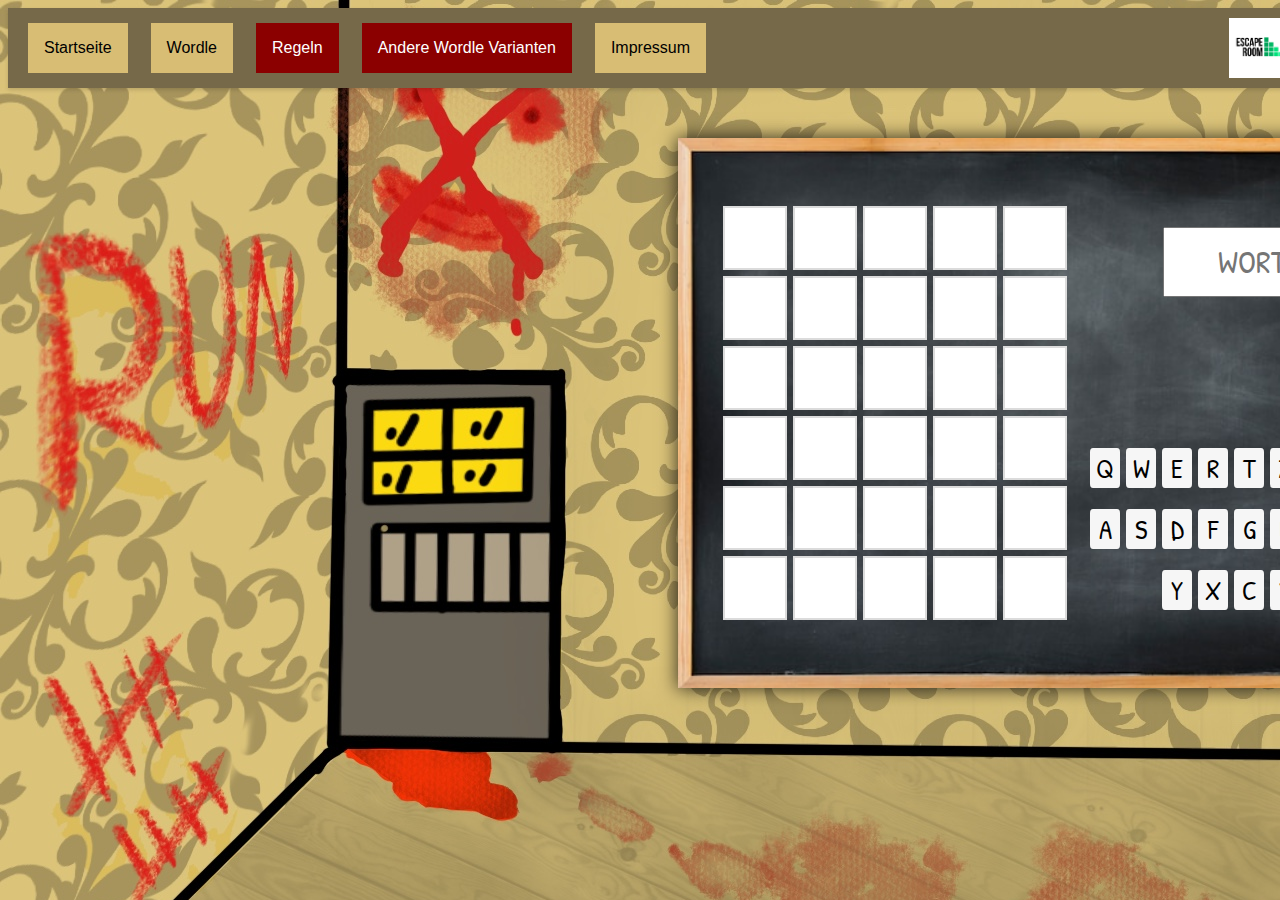
<file: index.html>
<!DOCTYPE html>
<html lang="en">

<head>
    <meta charset="UTF-8">
    <meta http-equiv="X-UA-Compatible" content="IE=edge">
    <meta name="viewport" content="width=device-width, initial-scale=1.0">
    <link rel="stylesheet" href="index.css">
    <link rel="preconnect" href="https://fonts.googleapis.com">
    <link rel="preconnect" href="https://fonts.gstatic.com" crossorigin>
    <link href="https://fonts.googleapis.com/css2?family=Patrick+Hand&display=swap" rel="stylesheet">
    <script src="woerter.js"></script>
    <script src="script.js"></script>
    <link rel="shortcut icon" href="favicon.ico" type="image/x-icon">
    <title>Exit Room</title>
</head>

<body>
    <!-- Navigationsleiste: -->
    <nav>
        <a href="grundgerüst.html"> <img src="escaperoom1.png"></a>
        <ul>
            <div class="hoverToClickN">
                <a href="Startseite.html">
                    <li><button class="hoverToClick">Startseite</button></li>
                </a>
            </div>
            <div class="hoverToClickN">
                <a href="index.html">
                    <li><button class="hoverToClick">Wordle</button></li>
                </a>
            </div>
            <div class="hoverToClickN">
                <a href="Anleitung.html">
                    <li><button class="hoverToClick active wichtig">Regeln</button></li>
                </a>
            </div>
            <div class="hoverToClickN">
                <a href="varianten.html">
                    <li href="varianten.html"><button class="hoverToClick active wichtig">Andere Wordle
                            Varianten</button></li>
                </a>
            </div>
            <div class="hoverToClickN">
                <a href="Impressum.html">
                    <li href="Impressum.html"><button class="hoverToClick">Impressum</button></li>
                </a>
            </div>
        </ul>
    </nav>

    <!-- eigener Inhalt: -->
    <div class="tafel">

        <!-- Links: -->
        <div class="wordle">
            <!-- bei der id steht die erste Zahl fuer die Zeile, die zweite fuer die Reihe -->
            <div id="w11"></div>
            <div id="w12"></div>
            <div id="w13"></div>
            <div id="w14"></div>
            <div id="w15"></div>

            <div id="w21"></div>
            <div id="w22"></div>
            <div id="w23"></div>
            <div id="w24"></div>
            <div id="w25"></div>

            <div id="w31"></div>
            <div id="w32"></div>
            <div id="w33"></div>
            <div id="w34"></div>
            <div id="w35"></div>

            <div id="w41"></div>
            <div id="w42"></div>
            <div id="w43"></div>
            <div id="w44"></div>
            <div id="w45"></div>

            <div id="w51"></div>
            <div id="w52"></div>
            <div id="w53"></div>
            <div id="w54"></div>
            <div id="w55"></div>

            <div id="w61"></div>
            <div id="w62"></div>
            <div id="w63"></div>
            <div id="w64"></div>
            <div id="w65"></div>
        </div>


        <!-- Rechts: -->
        <div class="eingabeBereich">
            <form onsubmit="wortEingegeben(); return false;">
                <input id="input" type="text" autocomplete="off" maxlength="5" pattern="[A-Za-zÄÖÜäöü]{5}"
                    placeholder="Worte hier" required>
            </form>
        </div>

        <div id="nachrichtenFeld"></div>

        <div class="tastatur">
            <div>
                <div id="q">Q</div>
                <div id="w">W</div>
                <div id="e">E</div>
                <div id="r">R</div>
                <div id="t">T</div>
                <div id="z">Z</div>
                <div id="u">U</div>
                <div id="i">I</div>
                <div id="o">O</div>
                <div id="p">P</div>
                <div id="ü">Ü</div>
            </div>
            <div>
                <div id="a">A</div>
                <div id="s">S</div>
                <div id="d">D</div>
                <div id="f">F</div>
                <div id="g">G</div>
                <div id="h">H</div>
                <div id="j">J</div>
                <div id="k">K</div>
                <div id="l">L</div>
                <div id="ö">Ö</div>
                <div id="ä">Ä</div>
            </div>
            <div>
                <div id="y">Y</div>
                <div id="x">X</div>
                <div id="c">C</div>
                <div id="v">V</div>
                <div id="b">B</div>
                <div id="n">N</div>
                <div id="m">M</div>
            </div>
        </div>

    </div>

    <a id="tuer" style="display:none;" href="geschafft.html"></a>
    <img src="tuer-offen.jpeg" style="display:none;" alt="" />

</body>

</html>
</file>
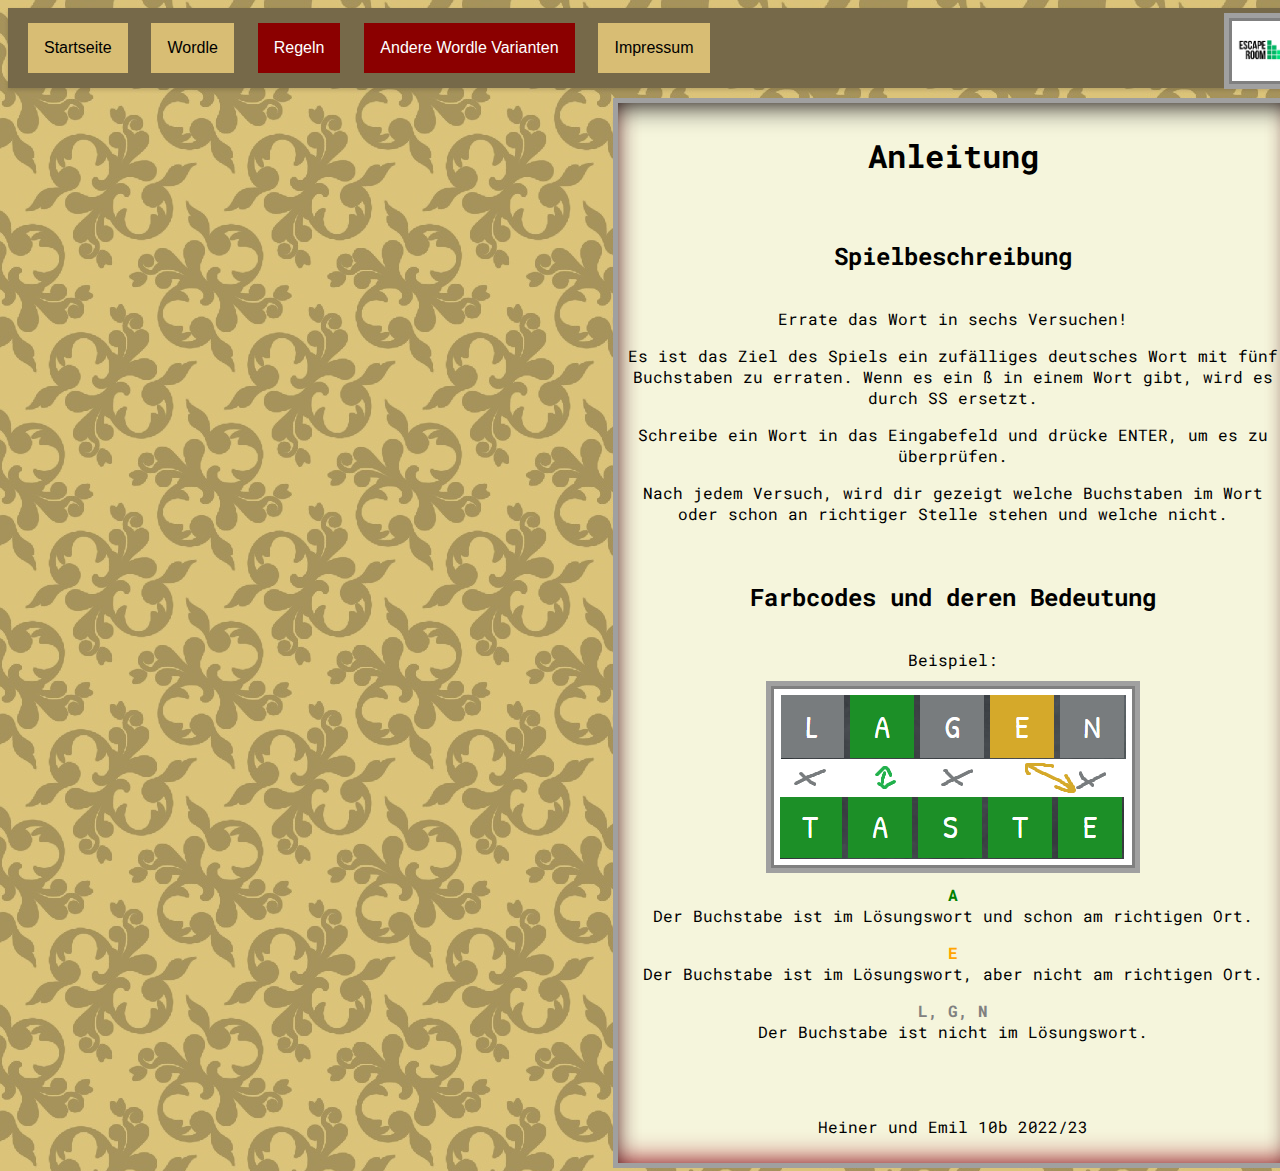
<file: Anleitung.html>
<!DOCTYPE html>
<html lang="en">

<head>
    <link rel="stylesheet" href="andereSeiten.css">
    <meta charset="UTF-8">
    <meta http-equiv="X-UA-Compatible" content="IE=edge">
    <meta name="viewport" content="width=device-width, initial-scale=1.0">
    <title>Anleitung</title>
    <link rel="preconnect" href="https://fonts.googleapis.com">
    <link rel="preconnect" href="https://fonts.gstatic.com" crossorigin>
    <link href="https://fonts.googleapis.com/css2?family=Roboto+Mono&display=swap" rel="stylesheet">
    <link rel="shortcut icon" href="favicon.ico" type="image/x-icon">
</head>

<body>
    <!-- Navigationsleiste: -->
    <nav>
        <a href="grundgerüst.html"> <img src="escaperoom1.png"></a>
        <ul>
            <div class="hoverToClickN">
                <a href="Startseite.html">
                    <li><button class="hoverToClick">Startseite</button></li>
                </a>
            </div>
            <div class="hoverToClickN">
                <a href="index.html">
                    <li><button class="hoverToClick">Wordle</button></li>
                </a>
            </div>
            <div class="hoverToClickN">
                <a href="Anleitung.html">
                    <li><button class="hoverToClick active wichtig">Regeln</button></li>
                </a>
            </div>
            <div class="hoverToClickN">
                <a href="varianten.html">
                    <li href="varianten.html"><button class="hoverToClick active wichtig">Andere Wordle
                            Varianten</button></li>
                </a>
            </div>
            <div class="hoverToClickN">
                <a href="Impressum.html">
                    <li href="Impressum.html"><button class="hoverToClick">Impressum</button></li>
                </a>
            </div>
        </ul>
    </nav>


    <div class="content">
        <div class="Überschrift">
            <h1>
                Anleitung
            </h1>
            <br>
        </div>
        <div class="Zwischenüberschrift">
            <h2>
                Spielbeschreibung
            </h2>
        </div>
        <div class="Text">
            <p>Errate das Wort in sechs Versuchen!</p>
            <p>Es ist das Ziel des Spiels ein zufälliges deutsches Wort mit fünf Buchstaben zu erraten. Wenn es ein ß
                in einem Wort gibt, wird es durch SS ersetzt.</p>
            <p>Schreibe ein Wort in das Eingabefeld und drücke ENTER, um es zu überprüfen.</p>
            <p>Nach jedem Versuch, wird dir gezeigt welche Buchstaben im Wort oder schon an richtiger Stelle stehen und
                welche nicht.</p>
        </div>
        <br>
        <div class="Zwischenüberschrift">
            <h2>
                Farbcodes und deren Bedeutung
            </h2>
        </div>
        <div class="Text">
            <p>Beispiel:</p>
        </div>
        <div class="Bilder">
            <img src="Wordle_Anleitung.png">
        </div>
        <div class="Text">
            <p>
            <div style="color: green;"><strong>A</strong></div>
            Der Buchstabe ist im Lösungswort und schon am richtigen Ort.
            </p>
            <p>
            <div style="color: orange;"><strong>E</strong></div>Der Buchstabe ist im Lösungswort, aber nicht am
            richtigen Ort.
            </p>
            <p>
            <div style="color: gray;"><strong>L, G, N</strong></div>
            Der Buchstabe ist nicht im Lösungswort.
            </p>
            <br>
            <br>
            <p>
                Heiner und Emil 10b 2022/23
            </p>
        </div>
    </div>
</body>

</html>
</file>
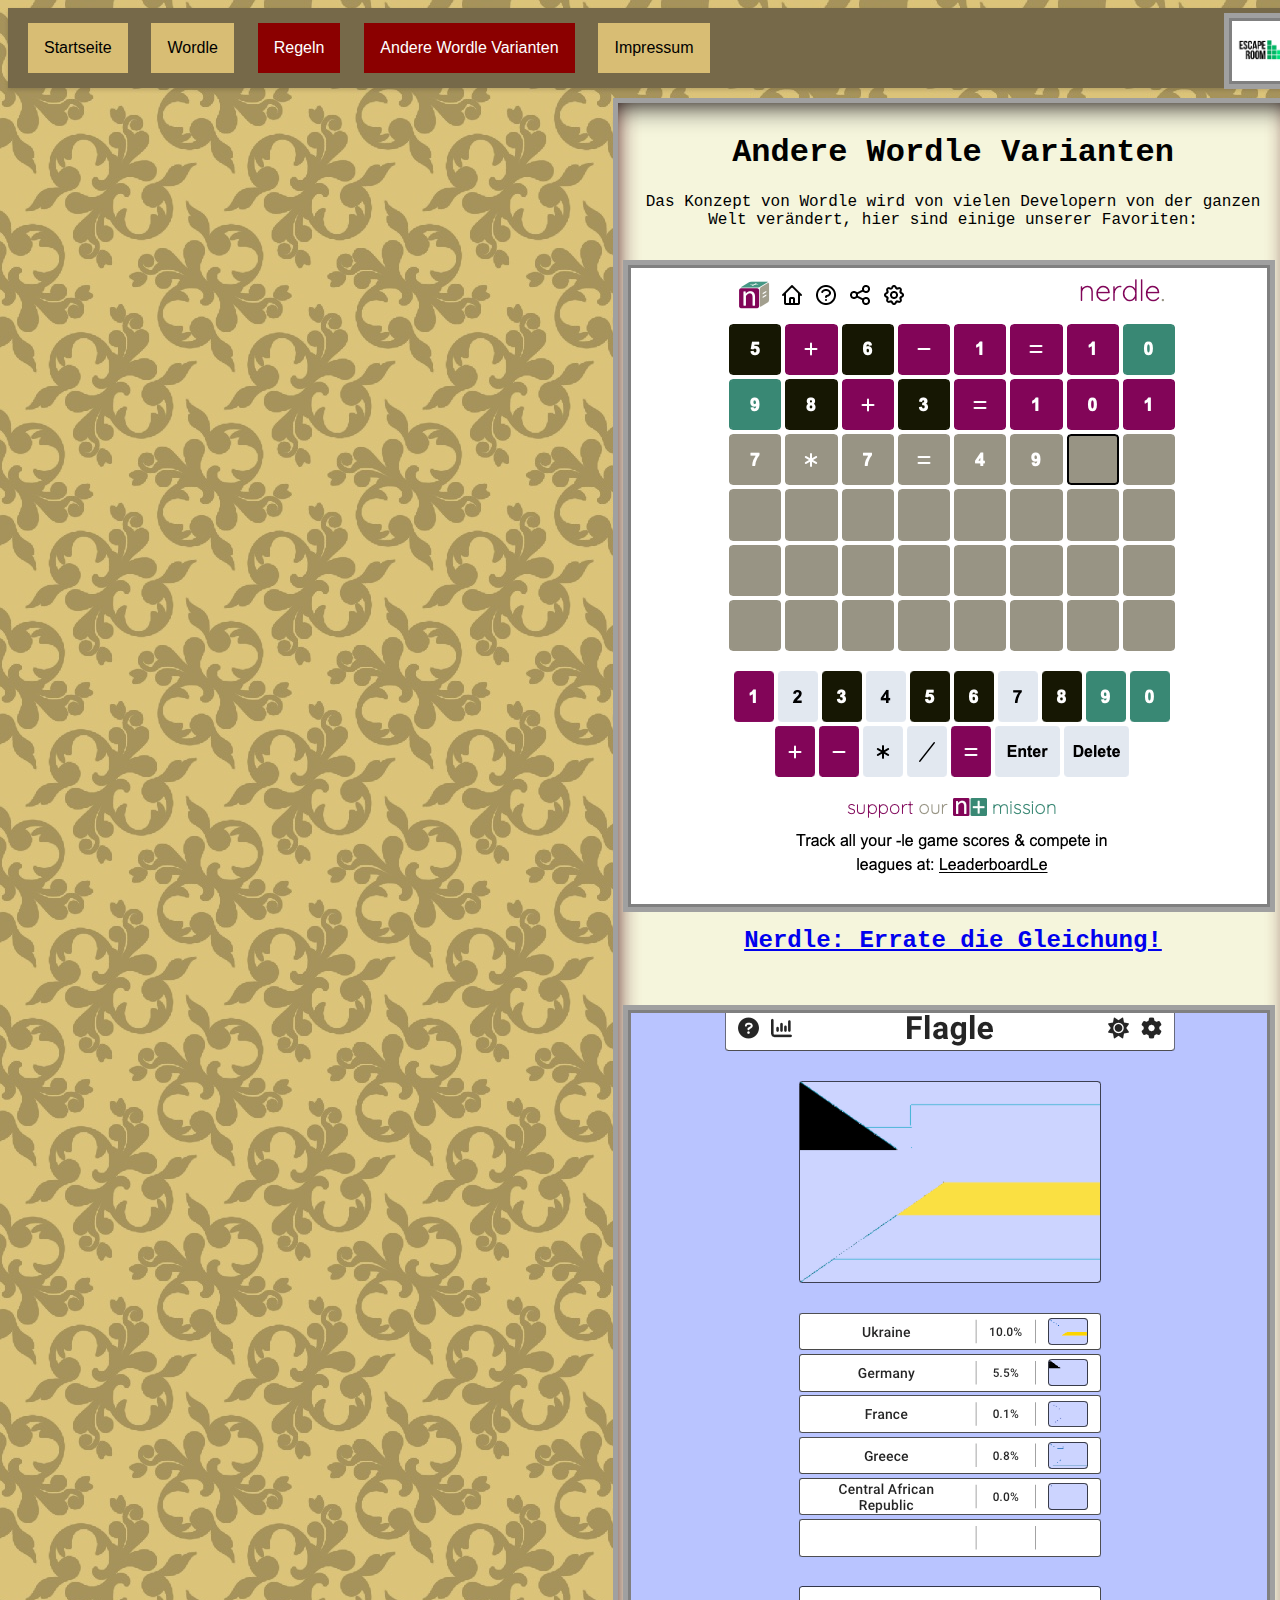
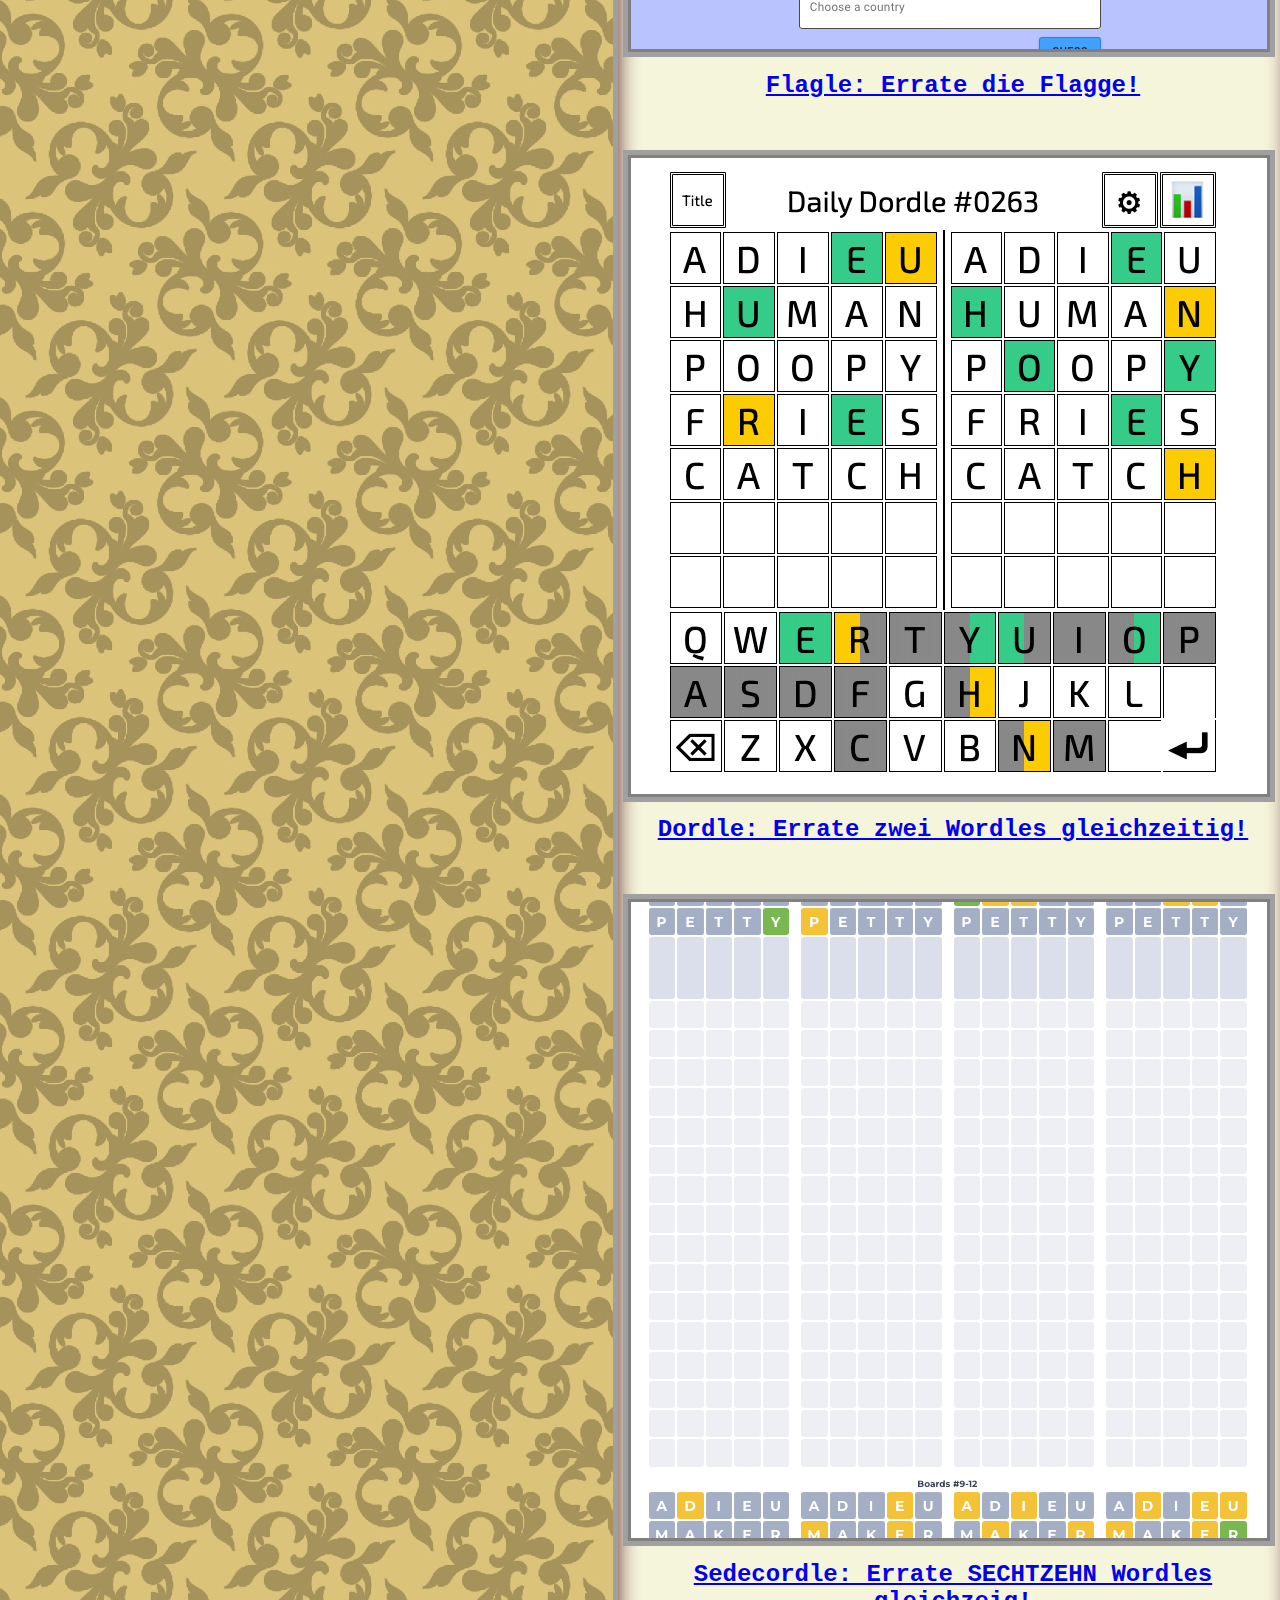
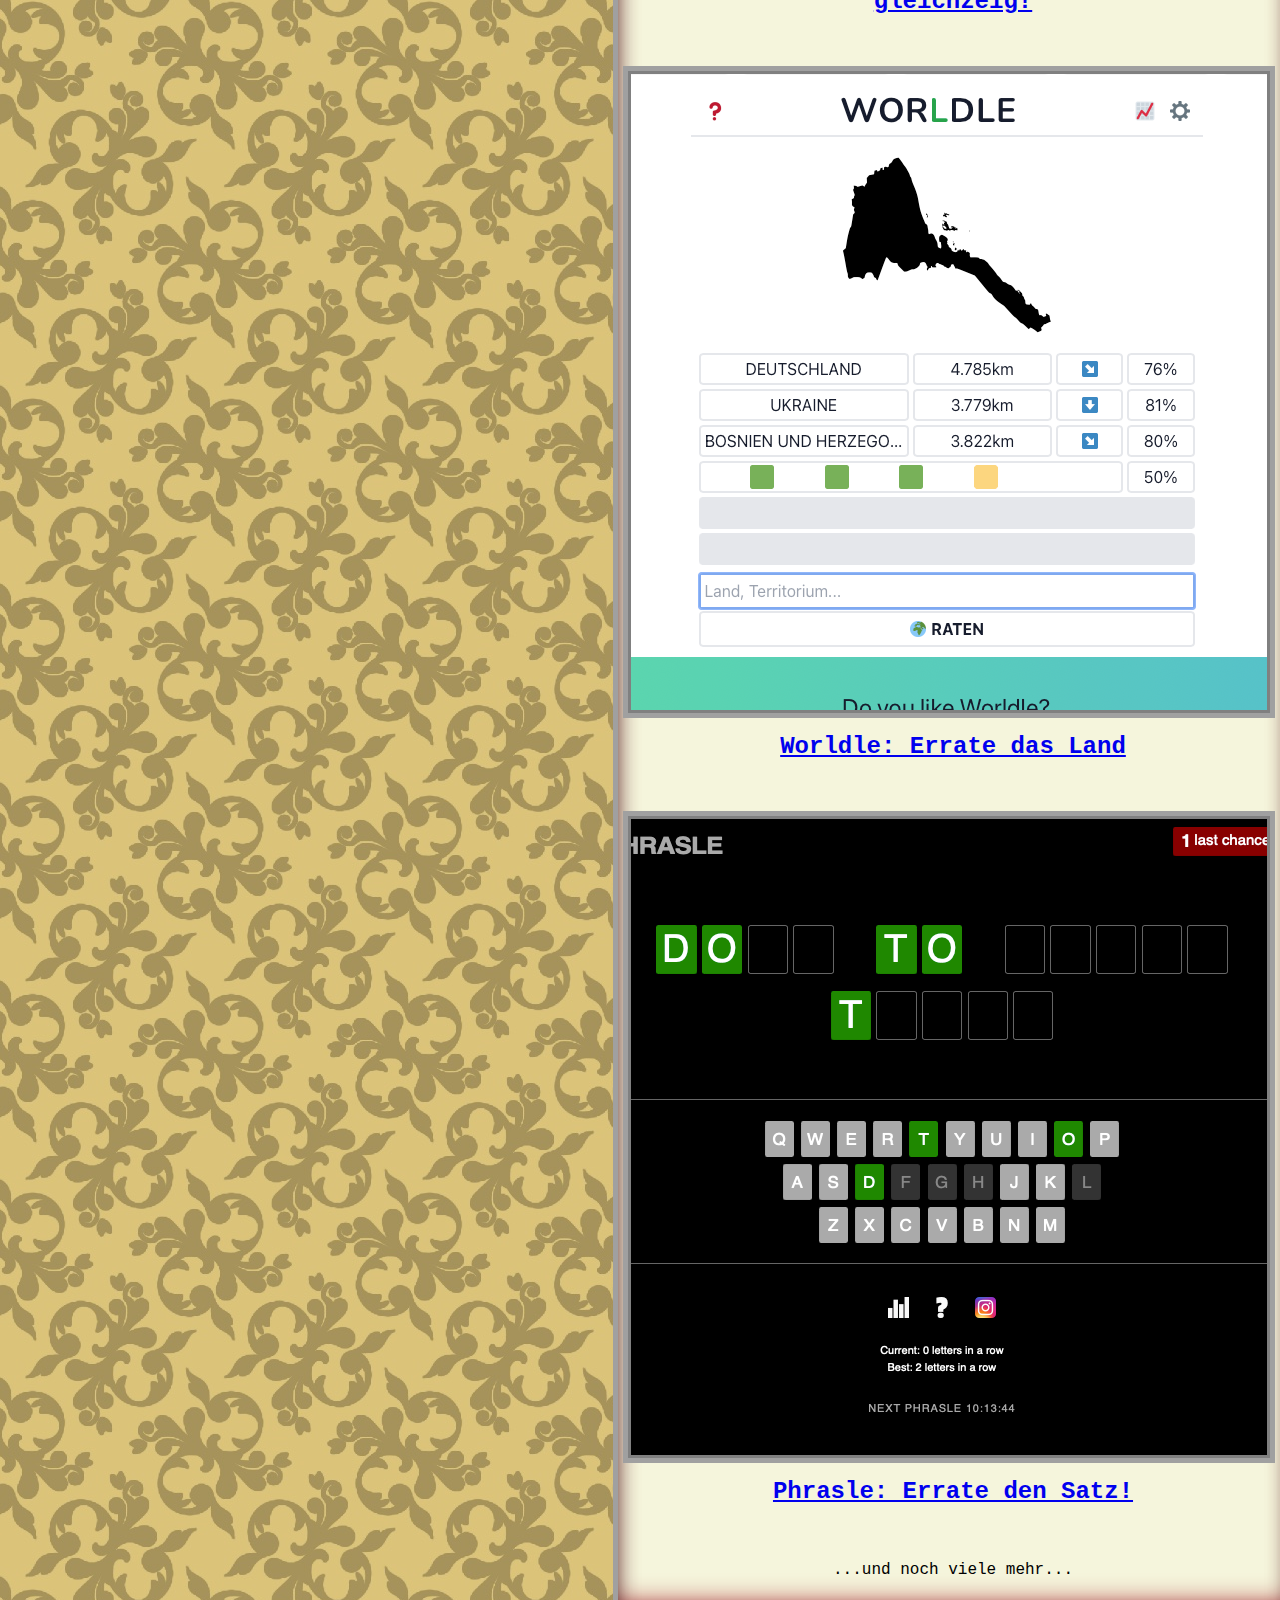
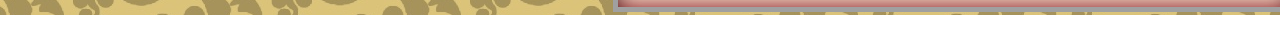
<file: varianten.html>
<!DOCTYPE html>
<html lang="en">

<head>
    <meta charset="UTF-8">
    <meta http-equiv="X-UA-Compatible" content="IE=edge">
    <meta name="viewport" content="width=device-width, initial-scale=1.0">
    <link rel="shortcut icon" href="favicon.ico" type="image/x-icon">
    <link rel="stylesheet" href="andereSeiten.css">
    <title>Andere Wordle Varianten</title>
</head>

<body>
    <!-- Navigationsleiste: -->
    <nav>
        <a href="grundgerüst.html"> <img src="escaperoom1.png"></a>
        <ul>
            <div class="hoverToClickN">
                <a href="Startseite.html">
                    <li><button class="hoverToClick">Startseite</button></li>
                </a>
            </div>
            <div class="hoverToClickN">
                <a href="index.html">
                    <li><button class="hoverToClick">Wordle</button></li>
                </a>
            </div>
            <div class="hoverToClickN">
                <a href="Anleitung.html">
                    <li><button class="hoverToClick active wichtig">Regeln</button></li>
                </a>
            </div>
            <div class="hoverToClickN">
                <a href="varianten.html">
                    <li href="varianten.html"><button class="hoverToClick active wichtig">Andere Wordle
                            Varianten</button></li>
                </a>
            </div>
            <div class="hoverToClickN">
                <a href="Impressum.html">
                    <li href="Impressum.html"><button class="hoverToClick">Impressum</button></li>
                </a>
            </div>
        </ul>
    </nav>


    <div class="content">
        <div class="Überschrift">
            <h1>Andere Wordle Varianten</h1>
        </div>
        <div class="text">
            Das Konzept von Wordle wird von vielen Developern von der ganzen Welt verändert, hier sind
            einige unserer Favoriten:
        </div>
        <br>
        <br>

        <div class="image"><a href="https://nerdlegame.com"><img src="nerdle.png" alt="Nerdle"></a></div>
        <div class="Teilüberschrift">
            <h2><a href="https://nerdlegame.com">Nerdle: Errate die Gleichung!</a></h2>
        </div>
        <br>
        <br>

        <div class="image"><a href="https://flagle-game.com"><img src="flagle.png" alt="Flagle"></a></div>
        <div class="Teilüberschrift">
            <h2><a href="https://flagle-game.com">Flagle: Errate die Flagge!</a></h2>
        </div>
        <br>
        <br>

        <div class="image"><a href="https://dordle-game.com/dordle"><img src="dordle.png" alt="Dorlde"></a>
        </div>
        <div class="Teilüberschrift">
            <h2><a href="https://dordle-game.com/dordle">Dordle: Errate zwei Wordles gleichzeitig!</a></h2>
        </div>
        <br>
        <br>

        <div class="image"><a href="https://sedecordlegame.org"><img src="sedecordle.png" alt="Sedecordle"></a>
        </div>
        <div class="Teilüberschrift">
            <h2><a href="https://sedecordlegame.org">Sedecordle: Errate SECHTZEHN Wordles gleichzeig!</a></h2>
        </div>
        <br>
        <br>

        <div class="image"><a href="https://wordleplay.com/worldle"><img src="worldle.png" alt="Worldle"></a>
        </div>
        <div class="Teilüberschrift">
            <h2><a href="https://wordleplay.com/worldle">Worldle: Errate das Land</a></h2>
        </div>
        <br>
        <br>

        <div class="image"><a href="https://phrasle.com"><img src="phrasle.png" alt="Phrasle"></a>
        </div>
        <div class="Teilüberschrift">
            <h2><a href="https://phrasle.com">Phrasle: Errate den Satz!</a></h2>
        </div>
        <br>
        <br>
        <div class="text">...und noch viele mehr...</div>
        <br>
    </div>

</body>
</div>

</html>
</file>
<file: index.css>
* {
    font-family: 'Patrick Hand', cursive;
}

body {
    display: grid;
    background: url("tuer-zu.jpeg");

    background-repeat: no-repeat;
}

#tuer {
    width: 55px;
    height: 355px;
    background-color: #FCD634;

    border: none;

    margin-left: 486px;
    margin-top: -300px;
}

#tuer:hover {
    box-shadow: 0px 0px 34px 16px rgba(252, 214, 52, 1);
    cursor: pointer;
}

.wordle {
    /* Wordle Tabelle */
    display: grid;
    grid-template-columns: repeat(5, 70px);
    grid-template-rows: repeat(6, 70px);
    grid-area: wordle;

    /* padding: 5%; */
    /* padding-bottom: 0%; */
    /* justify-content: center; */


}

.wordle>div {
    /* einzelnes Kaestchen in Wordle Tabelle */
    display: inline-flex;

    justify-content: center;
    align-items: center;
    margin: 3px;

    font-size: 2rem;
    color: white;
    text-transform: uppercase;

    background-color: #ffffff;
    border: #dbdbdb;
    border-style: solid;
    border-width: 2px;

}

.eingabeBereich {
    display: flex;
    grid-area: eingabeBereich;

    align-items: center;
    justify-content: center;
}

#input {
    /* eingabe Bereich */
    box-sizing: border-box;
    height: 70px;
    width: 250px;

    font-size: 2rem;
    text-align: center;
    text-transform: uppercase;


}

#nachrichtenFeld {
    display: flex;

    align-items: center;
    justify-content: center;
    height: 2rem;

    grid-area: nachrichtenFeld;

    font-size: 1.5rem;
    color: white;

    /* background-color: green; */
}

.tastatur {
    /* Kasten mit der gesamten Tastatur */
    display: grid;
    grid-template-rows: repeat(3, 1fr);
    grid-area: tastatur;

}

.tastatur>div {
    /* einzelne Reihe */
    display: flex;

    margin: 0 auto 5px;


}

.tastatur>div>div {
    /* einzelne Taste */
    display: flex;
    justify-content: center;
    align-items: center;
    align-self: center;

    font-size: 27px;
    color: black;

    width: 30px;
    height: 40px;

    margin: 0 6px 0 0;

    background-color: #f6f6f6;
    border-radius: 10%;
}

.tafel {
    display: grid;
    grid-template-areas:
        "wordle eingabeBereich"
        "wordle nachrichtenFeld"
        "wordle tastatur";
    width: 850px;
    height: 550px;

    margin-top: 50px;
    margin-left: 670px;

    gap: 20px;

    align-content: center;
    justify-content: center;

    background-image: url("tafel.png");
    background-repeat: no-repeat;
    background-size: 850px 550px;

    box-shadow: 0px 0px 17px 1px rgba(0, 0, 0, 0.73);

}

.modal {
    display: none;
    position: fixed;
    z-index: 1;
    padding-top: 100px;
    left: 0;
    top: 0;
    width: 100%;
    height: 100%;
    overflow: auto;
    background-color: rgb(0, 0, 0);
    background-color: rgba(0, 0, 0, 0.4);
}

.modal-content {
    background-color: #fefefe;
    margin: auto;
    padding: 20px;
    border: 1px solid #888;
    width: 80%;
}

.close {
    color: #aaaaaa;
    float: right;
    font-size: 28px;
    font-weight: bold;
}

.close:hover {
    color: #000;
    text-decoration: none;
    cursor: pointer;
}

/*  */
/*  */
/* alles ab hier ist Teil der Navigationsleiste: */
/*  */
/*  */

nav {
    float: left;
    height: 80px;
    width: 100%;
    background-color: #766949;
    box-shadow: 0px 2px 4px rgba(0, 0, 0, 0.144);
    font-family: Arial, Helvetica, sans-serif;
    font-size: 14px;


}

nav>* {
    margin: 0;
    padding: 0;
}

/*dropdown Button*/
.dropbtn {
    background-color: #420754;
    color: white;
    padding: 16px;
    font-size: 16px;

    border: none;
}

/*dropdown Button*/
.hoverToClick {
    background-color: #d8bd74;
    color: black;
    padding: 16px;
    font-size: 16px;
    border: none;
}

/* The container <div> - needed to position the dropdown content */
.dropdown {
    position: relative;
    display: inline-block;

}

/* The container <div> - needed to position the dropdown content */
.hoverToClickN {
    position: relative;
    display: inline-block;
}

/* Dropdown Content (Hidden by Default) */
.dropdown-content {
    display: none;
    position: absolute;
    background-color: #bdbdbd;
    min-width: 160px;
    box-shadow: 0px 8px 16px 0px rgba(0, 0, 0, 0.2);
    z-index: 1;
}

/* Links inside the dropdown */
.dropdown-content a {
    color: black;
    padding: 12px 16px;
    text-decoration: none;
    display: block;
    font-family: Arial, Helvetica, sans-serif;

}

nav li {
    display: inline-block;
    margin-top: 15px;
    margin-left: 20px;
}

nav li button {
    font-family: Arial, Helvetica, sans-serif;
    font-size: 24px;
    color: #333;
    text-decoration: none;
}

nav img {
    position: absolute;
    left: 96%;
    height: 60px;
    margin-top: 10px;


}

.wichtig {
    background-color: darkred;
    color: white;
}

/* Change color of dropdown links on hover */
.dropdown-content a:hover {
    background-color: red;
    color: white;
}

/* Show the dropdown menu on hover */
.dropdown:hover .dropdown-content {
    display: block;
}

/* Change the background color of the dropdown button when the dropdown content is shown */
.dropdown:hover .dropbtn {
    background-color: red;
}

/* Change the background color of the dropdown button when the dropdown content is shown */
.hoverToClickN:hover .hoverToClick {
    background-color: red;
    color: white;
}
</file>
<file: andereSeiten.css>
body {
    display: grid;
    background: url("repeating-background.jpeg");
    font-family: 'Roboto Mono', monospace;
}
.content {
    display: grid;
    text-align: center;
    border-width: 10px;
    width: 650px;
    justify-content: center;
    margin-top: 15px;
    margin-left: 610px;
    background-color: beige;
    padding: 10px;
    -webkit-box-shadow: 0px 0px 0px 5px #A0A0A0, inset 0px 10px 27px -8px #141414, inset 0px -10px 27px -8px #A31925, 5px 5px 15px 5px rgba(0,0,0,0); 
    box-shadow: 0px 0px 0px 5px #A0A0A0, inset 0px 10px 27px -8px #141414, inset 0px -10px 27px -8px #A31925, 5px 5px 15px 5px rgba(0,0,0,0);
}

img {
    display: grid;
    border-style: solid;
    border-color: gray;
    -webkit-box-shadow: 0px 0px 0px 5px #A0A0A0, inset 0px 10px 27px -8px #141414, inset 0px -10px 27px -8px #A31925, 5px 5px 15px 5px rgba(0,0,0,0); 
    box-shadow: 0px 0px 0px 5px #A0A0A0, inset 0px 10px 27px -8px #141414, inset 0px -10px 27px -8px #A31925, 5px 5px 15px 5px rgba(0,0,0,0);
}

.Bilder {
    display: grid;
    justify-content: center;
}

/*  */
/*  */
/* alles ab hier ist Teil der Navigationsleiste: */
/*  */
/*  */

nav {
    float: left;
    height: 80px;
    width: 100%;
    background-color: #766949;
    box-shadow: 0px 2px 4px rgba(0, 0, 0, 0.144);
    font-family: Arial, Helvetica, sans-serif;
    font-size: 14px;


}

nav>* {
    margin: 0;
    padding: 0;
}

/*dropdown Button*/
.dropbtn {
    background-color: #420754;
    color: white;
    padding: 16px;
    font-size: 16px;

    border: none;
}

/*dropdown Button*/
.hoverToClick {
    background-color: #d8bd74;
    color: black;
    padding: 16px;
    font-size: 16px;
    border: none;
}

/* The container <div> - needed to position the dropdown content */
.dropdown {
    position: relative;
    display: inline-block;

}

/* The container <div> - needed to position the dropdown content */
.hoverToClickN {
    position: relative;
    display: inline-block;
}

/* Dropdown Content (Hidden by Default) */
.dropdown-content {
    display: none;
    position: absolute;
    background-color: #bdbdbd;
    min-width: 160px;
    box-shadow: 0px 8px 16px 0px rgba(0, 0, 0, 0.2);
    z-index: 1;
}

/* Links inside the dropdown */
.dropdown-content a {
    color: black;
    padding: 12px 16px;
    text-decoration: none;
    display: block;
    font-family: Arial, Helvetica, sans-serif;

}

nav li {
    display: inline-block;
    margin-top: 15px;
    margin-left: 20px;
}

nav li button {
    font-family: Arial, Helvetica, sans-serif;
    font-size: 24px;
    color: #333;
    text-decoration: none;
}

nav img {
    position: absolute;
    left: 96%;
    height: 60px;
    margin-top: 10px;


}

.wichtig {
    background-color: darkred;
    color: white;
}

/* Change color of dropdown links on hover */
.dropdown-content a:hover {
    background-color: red;
    color: white;
}

/* Show the dropdown menu on hover */
.dropdown:hover .dropdown-content {
    display: block;
}

/* Change the background color of the dropdown button when the dropdown content is shown */
.dropdown:hover .dropbtn {
    background-color: red;
}

/* Change the background color of the dropdown button when the dropdown content is shown */
.hoverToClickN:hover .hoverToClick {
    background-color: red;
    color: white;
}
</file>
